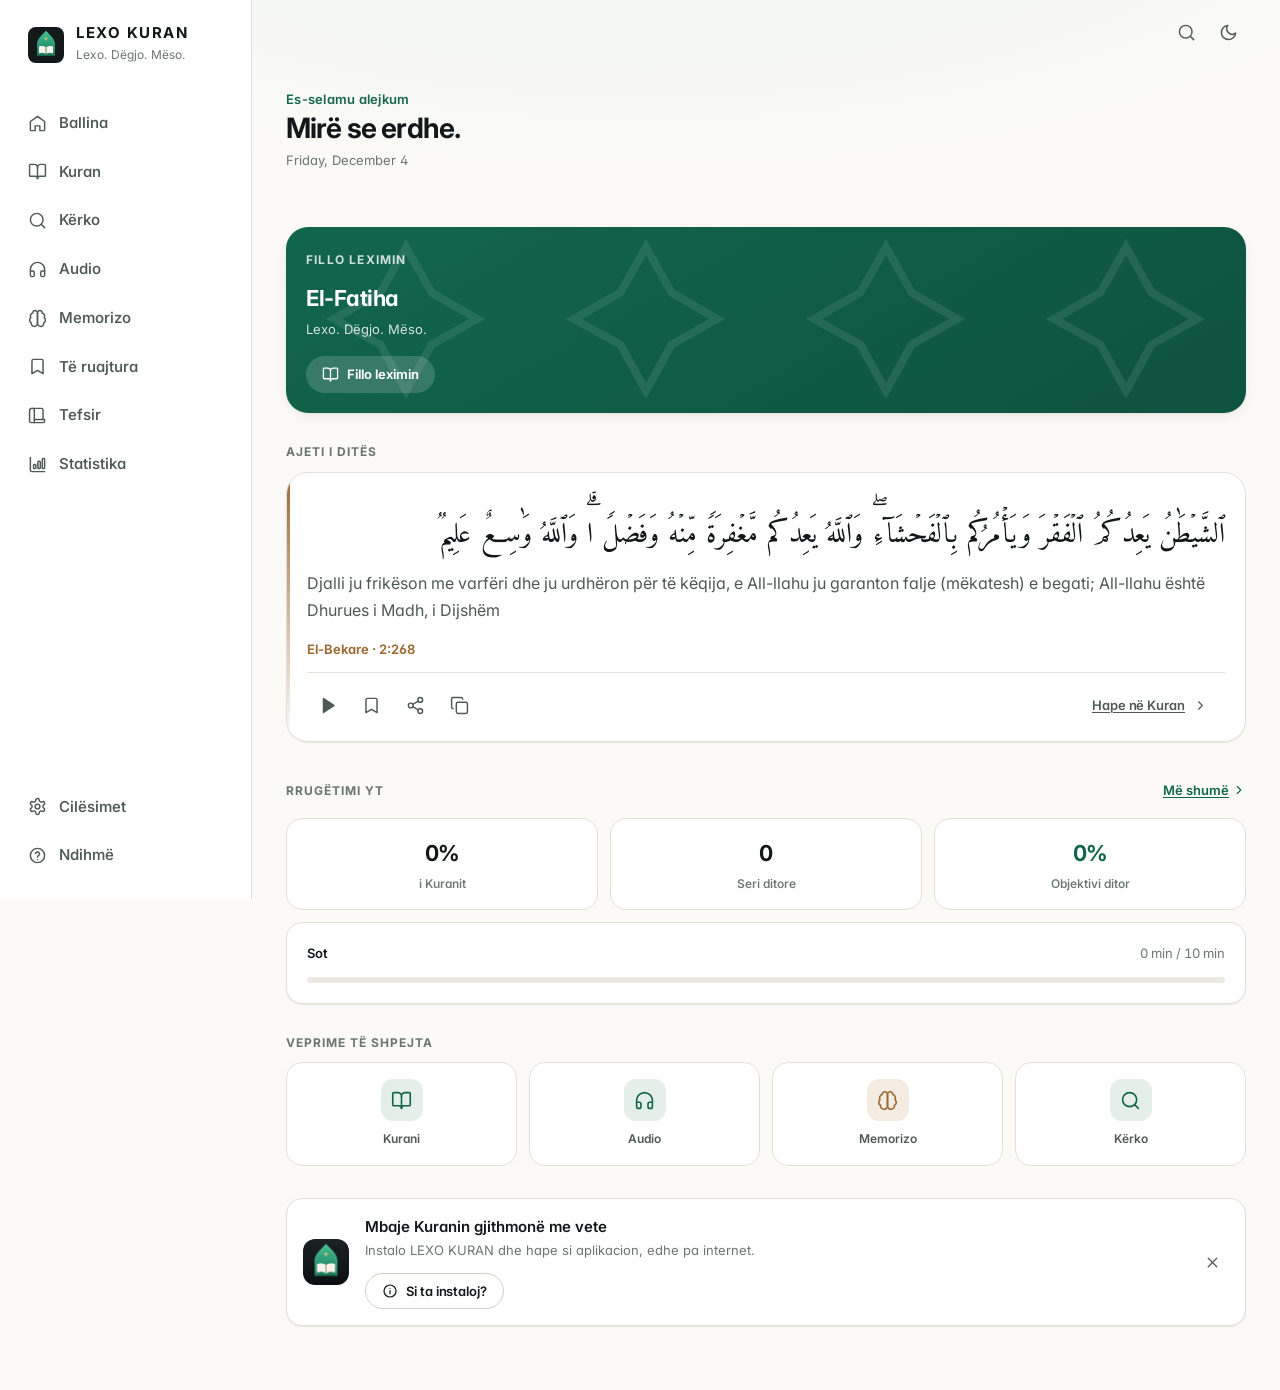
<file: index.html>
<!DOCTYPE html>
<html lang="sq" data-theme="light">
<head>
<meta charset="utf-8">
<meta name="viewport" content="width=device-width, initial-scale=1, viewport-fit=cover">
<title>LEXO KURAN — Kurani me përkthim shqip, audio dhe memorizim</title>
<meta name="description" content="Kurani i plotë në arabisht me përkthim shqip nga Sherif Ahmeti, recitime profesionale, memorizim (hifz), tefsir dhe lexim offline. Lexo. Dëgjo. Mëso.">
<meta id="themeColor" name="theme-color" content="#fbfaf7">
<meta name="color-scheme" content="light dark">
<meta name="author" content="LEXO KURAN">
<meta name="robots" content="index, follow, max-image-preview:large">
<link rel="canonical" href="https://lexokuran.com/">

<!-- iOS / Android web app -->
<meta name="apple-mobile-web-app-capable" content="yes">
<meta name="mobile-web-app-capable" content="yes">
<meta name="apple-mobile-web-app-status-bar-style" content="default">
<meta name="apple-mobile-web-app-title" content="Lexo Kuran">
<meta name="application-name" content="Lexo Kuran">
<meta name="format-detection" content="telephone=no">

<!-- Social -->
<meta property="og:type" content="website">
<meta property="og:site_name" content="LEXO KURAN">
<meta property="og:title" content="LEXO KURAN — Lexo. Dëgjo. Mëso.">
<meta property="og:description" content="Kurani i plotë me përkthim shqip, recitime, memorizim dhe lexim offline.">
<meta property="og:image" content="icons/og-image.png">
<meta property="og:image:width" content="1200">
<meta property="og:image:height" content="630">
<meta property="og:locale" content="sq_AL">
<meta property="og:locale:alternate" content="en_GB">
<meta name="twitter:card" content="summary_large_image">
<meta name="twitter:title" content="LEXO KURAN — Lexo. Dëgjo. Mëso.">
<meta name="twitter:description" content="Kurani i plotë me përkthim shqip, recitime, memorizim dhe lexim offline.">
<meta name="twitter:image" content="icons/og-image.png">

<link rel="manifest" href="manifest.webmanifest">
<link rel="icon" href="favicon.ico" sizes="32x32">
<link rel="icon" type="image/png" sizes="16x16" href="icons/favicon-16.png">
<link rel="icon" type="image/png" sizes="32x32" href="icons/favicon-32.png">
<link rel="apple-touch-icon" href="icons/apple-touch-icon.png">

<!-- Fonts: the UI face and the default Quranic face. Other Arabic faces load only when chosen. -->
<link rel="preconnect" href="https://fonts.googleapis.com">
<link rel="preconnect" href="https://fonts.gstatic.com" crossorigin>
<link rel="stylesheet" href="https://fonts.googleapis.com/css2?family=Inter:wght@400;500;600;700&family=Amiri+Quran&display=swap">

<link rel="stylesheet" href="css/tokens.css">
<link rel="stylesheet" href="css/base.css">
<link rel="stylesheet" href="css/components.css">
<link rel="stylesheet" href="css/layout.css">
<link rel="stylesheet" href="css/views.css">

<link rel="preload" as="fetch" href="data/meta.json" crossorigin>

<script type="application/ld+json">
{
  "@context": "https://schema.org",
  "@type": "WebApplication",
  "name": "LEXO KURAN",
  "alternateName": "Lexo Kuran",
  "url": "https://lexokuran.com/",
  "description": "Kurani i plotë në arabisht me përkthim shqip, recitime profesionale, memorizim dhe lexim offline.",
  "applicationCategory": "EducationalApplication",
  "operatingSystem": "Any",
  "inLanguage": ["sq", "en", "ar"],
  "isAccessibleForFree": true,
  "offers": { "@type": "Offer", "price": "0", "priceCurrency": "EUR" },
  "featureList": [
    "Teksti i plotë arab (Uthmani, Hafs)",
    "Përkthim shqip — Sherif Ahmeti",
    "Përkthim anglisht — Saheeh International",
    "Recitime nga nëntë recitues",
    "Memorizim me përsëritje të planifikuar",
    "Kërkim i plotë në tekst",
    "Lexim offline"
  ]
}
</script>

<!-- Apply the stored theme before first paint so there is no flash. -->
<script>
(function () {
  try {
    var s = JSON.parse(localStorage.getItem('kurani.settings') || '{}');
    var theme = s.theme || 'light';
    if (theme === 'auto') theme = matchMedia('(prefers-color-scheme: dark)').matches ? 'dark' : 'light';
    document.documentElement.setAttribute('data-theme', theme);
    var colors = { light: '#fbfaf7', dark: '#0e1113', sepia: '#f3ead9', night: '#08090a' };
    var m = document.getElementById('themeColor');
    if (m) m.setAttribute('content', colors[theme] || colors.light);
    if (s.uiLang) {
      document.documentElement.lang = s.uiLang;
      if (s.uiLang === 'ar') document.documentElement.dir = 'rtl';
    }
    if (s.reduceMotion) document.documentElement.dataset.motion = 'reduced';
    if (s.fontSize) document.documentElement.style.setProperty('--ar-size', s.fontSize + 'px');
  } catch (e) {}
})();
</script>

<style>
  /* Boot screen — inline so it paints instantly, removed once the app mounts. */
  #boot {
    position: fixed; inset: 0; z-index: 200;
    display: flex; flex-direction: column; align-items: center; justify-content: center; gap: 22px;
    background: var(--bg);
    transition: opacity .34s ease, visibility .34s;
  }
  #boot.is-out { opacity: 0; visibility: hidden; }
  #boot .mark { animation: bootIn .5s cubic-bezier(.22,1,.36,1) both; }
  #boot .name {
    font-size: 15px; font-weight: 700; letter-spacing: .22em; text-transform: uppercase;
    color: var(--ink); animation: bootIn .5s cubic-bezier(.22,1,.36,1) .1s both;
  }
  #boot .tag { font-size: 13px; color: var(--ink-3); animation: bootIn .5s cubic-bezier(.22,1,.36,1) .18s both; }
  #boot .rule { width: 120px; height: 2px; border-radius: 2px; background: var(--surface-3); overflow: hidden; }
  #boot .rule i { display: block; height: 100%; width: 40%; border-radius: 2px; background: var(--brand);
    animation: bootBar 1.1s ease-in-out infinite; }
  @keyframes bootIn { from { opacity: 0; transform: translateY(8px); } }
  @keyframes bootBar { 0% { transform: translateX(-110%); } 100% { transform: translateX(310%); } }
  @media (prefers-reduced-motion: reduce) { #boot * { animation: none !important; } }
  #noscript { max-width: 30rem; margin: 15vh auto; padding: 0 24px; text-align: center; }

  /* Shown only when the page is opened straight from disk (file://), where the
     browser blocks ES modules and fetch. Without this the app would look broken. */
  #filewarn { position: fixed; inset: 0; z-index: 300; display: none; overflow-y: auto;
    background: var(--bg); padding: 32px 20px; }
  html.is-file #filewarn { display: block; }
  html.is-file #boot { display: none; }
  #filewarn .box { max-width: 34rem; margin: 6vh auto; }
  #filewarn h1 { font-size: 1.35rem; line-height: 1.3; margin: 20px 0 10px; color: var(--ink); }
  #filewarn p { color: var(--ink-2); line-height: 1.65; margin-bottom: 14px; }
  #filewarn h2 { font-size: .8rem; letter-spacing: .12em; text-transform: uppercase;
    color: var(--ink-3); margin: 26px 0 10px; }
  #filewarn pre { background: var(--surface-2); border: 1px solid var(--line);
    border-radius: 12px; padding: 14px 16px; overflow-x: auto; margin-bottom: 10px;
    font-family: ui-monospace, SFMono-Regular, Menlo, monospace; font-size: .85rem; color: var(--ink); }
  #filewarn ol { color: var(--ink-2); line-height: 1.7; padding-inline-start: 22px; list-style: decimal; }
  #filewarn ol::marker, #filewarn li::marker { color: var(--ink-3); }
  #filewarn li { margin-bottom: 6px; }
  #filewarn code { background: var(--surface-2); border-radius: 5px; padding: 1px 6px;
    font-family: ui-monospace, SFMono-Regular, Menlo, monospace; font-size: .87em; }
</style>
</head>
<body>
<a class="skip-link" href="#view">Kalo te përmbajtja</a>

<div class="readbar" id="readProgress" aria-hidden="true"></div>

<div id="app"></div>

<div id="boot" role="status" aria-label="LEXO KURAN">
  <svg class="mark" width="64" height="64" viewBox="0 0 100 100" aria-hidden="true">
    <defs><linearGradient id="bootArch" x1="0" y1="0" x2="0" y2="1">
      <stop offset="0" stop-color="#44C093"/><stop offset="1" stop-color="#18795A"/></linearGradient></defs>
    <rect width="100" height="100" rx="22" fill="#131819"/>
    <path d="M25 80V47.5C25 32.8 39.2 22.4 50 10.5c10.8 11.9 25 22.3 25 37v32.5z" fill="url(#bootArch)"/>
    <path d="M50 26.5c1 4.6 1.7 5.3 6.3 6.3-4.6 1-5.3 1.7-6.3 6.3-1-4.6-1.7-5.3-6.3-6.3 4.6-1 5.3-1.7 6.3-6.3z" fill="#E0B87E"/>
    <path d="M48.7 56.6v17.9c-4.7-3.7-10.6-4.2-16.3-1.7a1.4 1.4 0 0 1-2-1.3V55.6c0-.6.3-1.1.9-1.3 5.9-2.3 12.2-1.6 16.9 1.4.3.2.5.5.5.9z" fill="#F7F4ED"/>
    <path d="M51.3 56.6v17.9c4.7-3.7 10.6-4.2 16.3-1.7a1.4 1.4 0 0 0 2-1.3V55.6c0-.6-.3-1.1-.9-1.3-5.9-2.3-12.2-1.6-16.9 1.4-.3.2-.5.5-.5.9z" fill="#F7F4ED"/>
    <rect x="49.1" y="54.2" width="1.8" height="21.4" rx=".9" fill="#E0B87E"/>
  </svg>
  <div style="text-align:center">
    <p class="name">Lexo Kuran</p>
    <p class="tag">Lexo. Dëgjo. Mëso.</p>
  </div>
  <div class="rule" aria-hidden="true"><i></i></div>
</div>

<noscript>
  <div id="noscript">
    <h1>LEXO KURAN</h1>
    <p style="margin-top:12px;color:#4e5956">
      Ky aplikacion ka nevojë për JavaScript. Aktivizoje në shfletues për të lexuar, dëgjuar dhe memorizuar Kuranin.
    </p>
  </div>
</noscript>

<div id="filewarn">
  <div class="box">
    <svg width="52" height="52" viewBox="0 0 100 100" aria-hidden="true">
      <defs><linearGradient id="fwArch" x1="0" y1="0" x2="0" y2="1">
        <stop offset="0" stop-color="#44C093"/><stop offset="1" stop-color="#18795A"/></linearGradient></defs>
      <rect width="100" height="100" rx="22" fill="#131819"/>
      <path d="M25 80V47.5C25 32.8 39.2 22.4 50 10.5c10.8 11.9 25 22.3 25 37v32.5z" fill="url(#fwArch)"/>
      <path d="M48.7 56.6v17.9c-4.7-3.7-10.6-4.2-16.3-1.7a1.4 1.4 0 0 1-2-1.3V55.6c0-.6.3-1.1.9-1.3 5.9-2.3 12.2-1.6 16.9 1.4.3.2.5.5.5.9z" fill="#F7F4ED"/>
      <path d="M51.3 56.6v17.9c4.7-3.7 10.6-4.2 16.3-1.7a1.4 1.4 0 0 0 2-1.3V55.6c0-.6-.3-1.1-.9-1.3-5.9-2.3-12.2-1.6-16.9 1.4-.3.2-.5.5-.5.9z" fill="#F7F4ED"/>
    </svg>
    <h1>Hape përmes një serveri, jo direkt nga dosja</h1>
    <p>
      Shfletuesit e bllokojnë këtë lloj aplikacioni kur hapet me dyklik nga dosja
      (<code>file://</code>) — kjo është mbrojtje e vetë shfletuesit, jo gabim i aplikacionit.
      Nis një server lokal dhe gjithçka funksionon.
    </p>

    <h2>Mënyra më e shpejtë</h2>
    <p>Hap terminalin te dosja e projektit dhe shkruaj njërën nga këto:</p>
    <pre>npx serve .</pre>
    <pre>python3 -m http.server 8000</pre>
    <p>Pastaj hap <code>http://localhost:3000</code> ose <code>http://localhost:8000</code>.</p>

    <h2>Ose publikoje falas</h2>
    <ol>
      <li>Ngarko dosjen në një repo të ri në GitHub.</li>
      <li>Settings → Pages → Source: <code>GitHub Actions</code>.</li>
      <li>Pas një minute faqja është online me HTTPS dhe instalohet si aplikacion.</li>
    </ol>
    <p style="margin-top:20px;font-size:.9rem;color:var(--ink-3)">
      Detajet e plota janë në <code>README.md</code>.
    </p>
  </div>
</div>

<script>
  // ES modules and fetch() are blocked on file://, so bail out with an explanation
  // instead of leaving the user on a blank boot screen.
  if (location.protocol === 'file:') document.documentElement.classList.add('is-file');
</script>

<script type="module" src="js/main.js"></script>
</body>
</html>
</file>
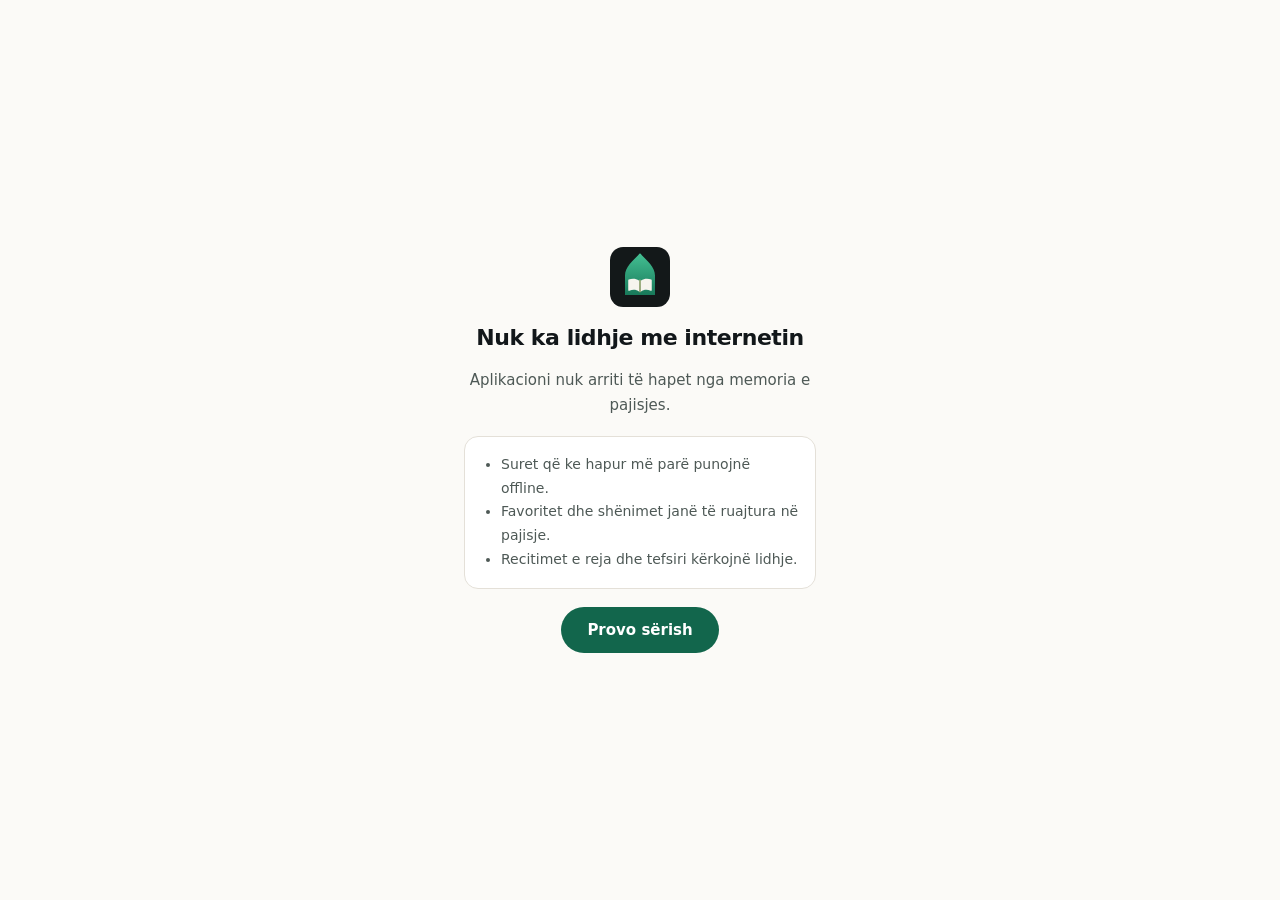
<file: offline.html>
<!DOCTYPE html>
<html lang="sq">
<head>
<meta charset="utf-8">
<meta name="viewport" content="width=device-width, initial-scale=1, viewport-fit=cover">
<title>LEXO KURAN — Offline</title>
<meta name="theme-color" content="#fbfaf7">
<meta name="robots" content="noindex">
<link rel="icon" href="favicon.ico" sizes="32x32">
<style>
  :root { color-scheme: light dark; --bg:#fbfaf7; --surface:#fff; --ink:#12171a; --ink-2:#4e5956;
          --line:#e4e0d8; --brand:#12664c; --brand-on:#fff; }
  @media (prefers-color-scheme: dark) {
    :root { --bg:#0e1113; --surface:#171b1d; --ink:#e9edea; --ink-2:#a3ada9; --line:#252b2d;
            --brand:#4cc194; --brand-on:#04120d; }
  }
  * { box-sizing: border-box; margin: 0; }
  body {
    min-height: 100dvh; display: grid; place-items: center; padding: 24px;
    background: var(--bg); color: var(--ink); text-align: center;
    font-family: 'Inter', ui-sans-serif, system-ui, -apple-system, 'Segoe UI', Roboto, sans-serif;
    -webkit-font-smoothing: antialiased;
  }
  .card { max-width: 22rem; display: grid; gap: 18px; justify-items: center; }
  h1 { font-size: 1.375rem; font-weight: 650; letter-spacing: -.02em; }
  p { color: var(--ink-2); line-height: 1.65; font-size: .9375rem; }
  ul { text-align: start; color: var(--ink-2); font-size: .875rem; line-height: 1.7;
       padding-inline-start: 20px; margin: 0; }
  a {
    display: inline-flex; align-items: center; gap: 8px; min-height: 46px; padding: 0 26px;
    border-radius: 999px; background: var(--brand); color: var(--brand-on);
    font-weight: 600; text-decoration: none; font-size: .9375rem;
  }
  .box { width: 100%; padding: 16px; border: 1px solid var(--line); border-radius: 14px; background: var(--surface); }
</style>
</head>
<body>
  <div class="card">
    <svg width="60" height="60" viewBox="0 0 100 100" aria-hidden="true">
      <defs><linearGradient id="a" x1="0" y1="0" x2="0" y2="1">
        <stop offset="0" stop-color="#44C093"/><stop offset="1" stop-color="#18795A"/></linearGradient></defs>
      <rect width="100" height="100" rx="22" fill="#131819"/>
      <path d="M25 80V47.5C25 32.8 39.2 22.4 50 10.5c10.8 11.9 25 22.3 25 37v32.5z" fill="url(#a)"/>
      <path d="M48.7 56.6v17.9c-4.7-3.7-10.6-4.2-16.3-1.7a1.4 1.4 0 0 1-2-1.3V55.6c0-.6.3-1.1.9-1.3 5.9-2.3 12.2-1.6 16.9 1.4.3.2.5.5.5.9z" fill="#F7F4ED"/>
      <path d="M51.3 56.6v17.9c4.7-3.7 10.6-4.2 16.3-1.7a1.4 1.4 0 0 0 2-1.3V55.6c0-.6-.3-1.1-.9-1.3-5.9-2.3-12.2-1.6-16.9 1.4-.3.2-.5.5-.5.9z" fill="#F7F4ED"/>
      <rect x="49.1" y="54.2" width="1.8" height="21.4" rx=".9" fill="#E0B87E"/>
    </svg>

    <h1>Nuk ka lidhje me internetin</h1>
    <p>Aplikacioni nuk arriti të hapet nga memoria e pajisjes.</p>

    <div class="box">
      <ul>
        <li>Suret që ke hapur më parë punojnë offline.</li>
        <li>Favoritet dhe shënimet janë të ruajtura në pajisje.</li>
        <li>Recitimet e reja dhe tefsiri kërkojnë lidhje.</li>
      </ul>
    </div>

    <a href="./">Provo sërish</a>
  </div>
</body>
</html>
</file>
<file: css/tokens.css>
/* ==========================================================================
   LEXO KURAN · Design tokens
   Four themes, each designed on its own terms — not colour inversions.
   ========================================================================== */

:root {
  /* ---- Type ------------------------------------------------------------ */
  --font-ui: 'Inter', ui-sans-serif, system-ui, -apple-system, 'Segoe UI', Roboto, sans-serif;
  --font-ar: 'Amiri Quran', 'Scheherazade New', 'Noto Naskh Arabic', 'Traditional Arabic', serif;
  --font-num: 'Inter', ui-sans-serif, system-ui, sans-serif;

  --t-xs: 0.75rem;     /* 12 */
  --t-sm: 0.8125rem;   /* 13 */
  --t-base: 0.9375rem; /* 15 */
  --t-md: 1rem;        /* 16 */
  --t-lg: 1.125rem;    /* 18 */
  --t-xl: 1.375rem;    /* 22 */
  --t-2xl: 1.75rem;    /* 28 */
  --t-3xl: 2.25rem;    /* 36 */

  --lh-tight: 1.2;
  --lh-snug: 1.4;
  --lh-body: 1.65;
  --lh-loose: 1.85;

  /* ---- Space (4px base) ------------------------------------------------- */
  --s1: 4px;   --s2: 8px;   --s3: 12px;  --s4: 16px;  --s5: 20px;
  --s6: 24px;  --s7: 32px;  --s8: 40px;  --s9: 48px;  --s10: 64px;

  /* ---- Radius ----------------------------------------------------------- */
  --r-sm: 8px; --r-md: 12px; --r-lg: 16px; --r-xl: 22px; --r-2xl: 28px; --r-full: 999px;

  /* ---- Motion ----------------------------------------------------------- */
  --e-out: cubic-bezier(.22, 1, .36, 1);
  --e-in-out: cubic-bezier(.65, 0, .35, 1);
  --d-fast: 140ms;
  --d-base: 220ms;
  --d-slow: 380ms;

  /* ---- Layout ----------------------------------------------------------- */
  --appbar-h: 56px;
  --bottomnav-h: 62px;
  --sidebar-w: 252px;
  --measure: 42rem;
  --safe-t: env(safe-area-inset-top, 0px);
  --safe-b: env(safe-area-inset-bottom, 0px);

  /* ---- Reader (user adjustable) ----------------------------------------- */
  --ar-size: 30px;
  --ar-lh: 2.1;
  --ayah-gap: 26px;

  color-scheme: light;
}

/* ==========================  LIGHT  ====================================== */
:root,
[data-theme='light'] {
  --bg: #fbfaf7;
  --bg-grad: radial-gradient(120% 70% at 50% -20%, #eef4f1 0%, #fbfaf7 60%);
  --surface: #ffffff;
  --surface-2: #f4f2ed;
  --surface-3: #ebe8e1;
  --ink: #12171a;
  --ink-2: #4e5956;
  --ink-3: #6b7671;
  --line: #e4e0d8;
  --line-2: #d3cec3;
  --brand: #12664c;
  --brand-strong: #0e5240;
  --brand-soft: #e4efea;
  --brand-on: #ffffff;
  --accent: #9c6b33;
  --accent-soft: #f4ece1;
  --danger: #a33a32;
  --danger-soft: #f7eae8;
  --shadow-sm: 0 1px 2px rgba(20, 30, 26, .06), 0 1px 1px rgba(20, 30, 26, .04);
  --shadow-md: 0 4px 16px -6px rgba(20, 30, 26, .16), 0 1px 3px rgba(20, 30, 26, .05);
  --shadow-lg: 0 24px 48px -20px rgba(20, 30, 26, .28), 0 2px 8px rgba(20, 30, 26, .06);
  --scrim: rgba(18, 23, 26, .44);
  --glass: rgba(255, 255, 255, .82);
  color-scheme: light;
}

/* ==========================  DARK  ======================================= */
[data-theme='dark'] {
  --bg: #0e1113;
  --bg-grad: radial-gradient(120% 70% at 50% -20%, #16201c 0%, #0e1113 62%);
  --surface: #171b1d;
  --surface-2: #1e2325;
  --surface-3: #262c2e;
  --ink: #e9edea;
  --ink-2: #a3ada9;
  --ink-3: #7c8783;
  --line: #252b2d;
  --line-2: #323a3c;
  --brand: #4cc194;
  --brand-strong: #6fd3ac;
  --brand-soft: #132a23;
  --brand-on: #04120d;
  --accent: #d2a469;
  --accent-soft: #26200f;
  --danger: #e2685c;
  --danger-soft: #2a1917;
  --shadow-sm: 0 1px 2px rgba(0, 0, 0, .5);
  --shadow-md: 0 6px 20px -8px rgba(0, 0, 0, .7);
  --shadow-lg: 0 28px 56px -22px rgba(0, 0, 0, .85), 0 2px 8px rgba(0, 0, 0, .4);
  --scrim: rgba(4, 7, 8, .62);
  --glass: rgba(23, 27, 29, .84);
  color-scheme: dark;
}

/* ==========================  SEPIA  ====================================== */
[data-theme='sepia'] {
  --bg: #f3ead9;
  --bg-grad: radial-gradient(120% 70% at 50% -20%, #f8f0e0 0%, #f3ead9 62%);
  --surface: #fbf4e7;
  --surface-2: #efe4d0;
  --surface-3: #e6d9c0;
  --ink: #2e2619;
  --ink-2: #5d5135;
  --ink-3: #786a49;
  --line: #e0d3ba;
  --line-2: #cebd9e;
  --brand: #1f6047;
  --brand-strong: #174e39;
  --brand-soft: #e1ebe2;
  --brand-on: #fbf4e7;
  --accent: #8a5b24;
  --accent-soft: #efe1cb;
  --danger: #9a3b2c;
  --danger-soft: #f2e2d9;
  --shadow-sm: 0 1px 2px rgba(72, 55, 28, .08);
  --shadow-md: 0 4px 16px -6px rgba(72, 55, 28, .2);
  --shadow-lg: 0 24px 48px -20px rgba(72, 55, 28, .32);
  --scrim: rgba(46, 38, 25, .44);
  --glass: rgba(251, 244, 231, .86);
  color-scheme: light;
}

/* ==========================  NIGHT  ====================================== */
/* Deeper than dark, low blue emission, dimmed ink — for reading in the dark. */
[data-theme='night'] {
  --bg: #08090a;
  --bg-grad: none;
  --surface: #0e1112;
  --surface-2: #141819;
  --surface-3: #1a1f20;
  --ink: #cbd3cf;
  --ink-2: #8a948f;
  --ink-3: #6b7570;
  --line: #1b2021;
  --line-2: #262c2d;
  --brand: #3fa47d;
  --brand-strong: #58bb93;
  --brand-soft: #0e1f19;
  --brand-on: #04100b;
  --accent: #b08a55;
  --accent-soft: #1c1810;
  --danger: #c4594e;
  --danger-soft: #201413;
  --shadow-sm: 0 1px 2px rgba(0, 0, 0, .6);
  --shadow-md: 0 6px 20px -8px rgba(0, 0, 0, .8);
  --shadow-lg: 0 28px 56px -22px rgba(0, 0, 0, .9);
  --scrim: rgba(0, 0, 0, .7);
  --glass: rgba(14, 17, 18, .88);
  color-scheme: dark;
}
</file>
<file: css/base.css>
/* ==========================================================================
   LEXO KURAN · Reset, typography, accessibility primitives
   ========================================================================== */

*, *::before, *::after { box-sizing: border-box; }

* { margin: 0; }

/* Components set their own `display`, which outranks the user-agent rule for
   [hidden]. Without this, anything toggled with `el.hidden = true` — the back
   button, the player bar, empty sections — stays on screen. */
[hidden] { display: none !important; }

html {
  -webkit-text-size-adjust: 100%;
  text-size-adjust: 100%;
  scroll-behavior: smooth;
  overscroll-behavior-y: none;
}

body {
  min-height: 100dvh;
  background: var(--bg);
  background-image: var(--bg-grad);
  background-attachment: fixed;
  color: var(--ink);
  font-family: var(--font-ui);
  font-size: var(--t-base);
  line-height: var(--lh-body);
  font-feature-settings: 'cv02', 'cv03', 'cv04', 'cv11';
  -webkit-font-smoothing: antialiased;
  -moz-osx-font-smoothing: grayscale;
  text-rendering: optimizeLegibility;
  -webkit-tap-highlight-color: transparent;
}

img, svg, video, canvas { display: block; max-width: 100%; }
svg { flex: none; }

input, button, textarea, select {
  font: inherit;
  color: inherit;
  letter-spacing: inherit;
}

button { background: none; border: 0; cursor: pointer; padding: 0; }

a { color: var(--brand); text-decoration-thickness: 1px; text-underline-offset: 2px; }

ul, ol { padding: 0; list-style: none; }

hr { border: 0; border-top: 1px solid var(--line); }

:target { scroll-margin-top: calc(var(--appbar-h) + var(--safe-t) + 16px); }

/* ---- Headings ----------------------------------------------------------- */
h1, h2, h3, h4 {
  font-weight: 650;
  line-height: var(--lh-tight);
  letter-spacing: -0.021em;
  color: var(--ink);
  text-wrap: balance;
}
h1 { font-size: var(--t-2xl); }
h2 { font-size: var(--t-xl); }
h3 { font-size: var(--t-lg); }
h4 { font-size: var(--t-md); }

p { text-wrap: pretty; }

/* ---- Arabic ------------------------------------------------------------- */
.ar {
  font-family: var(--font-ar);
  direction: rtl;
  text-align: right;
  line-height: var(--ar-lh);
  font-size: var(--ar-size);
  font-weight: 400;
  letter-spacing: 0;
  word-spacing: .04em;
  font-variant-ligatures: common-ligatures contextual;
}

[dir='rtl'] .ar { text-align: right; }

/* ---- Focus -------------------------------------------------------------- */
:focus { outline: none; }
:focus-visible {
  outline: 2.5px solid var(--brand);
  outline-offset: 2px;
  border-radius: var(--r-sm);
}

.skip-link {
  position: fixed;
  inset-inline-start: var(--s4);
  top: -100px;
  z-index: 200;
  padding: var(--s3) var(--s5);
  border-radius: var(--r-full);
  background: var(--brand);
  color: var(--brand-on);
  font-weight: 600;
  text-decoration: none;
  transition: top var(--d-base) var(--e-out);
}
.skip-link:focus-visible { top: calc(var(--safe-t) + var(--s3)); }

/* ---- Screen-reader ------------------------------------------------------ */
.sr-only {
  position: absolute;
  width: 1px; height: 1px;
  padding: 0; margin: -1px;
  overflow: hidden;
  clip: rect(0 0 0 0);
  clip-path: inset(50%);
  white-space: nowrap;
  border: 0;
}

/* ---- Selection ---------------------------------------------------------- */
::selection { background: var(--brand-soft); color: var(--ink); }

/* ---- Scrollbars --------------------------------------------------------- */
@supports (scrollbar-width: thin) {
  * { scrollbar-width: thin; scrollbar-color: var(--line-2) transparent; }
}
::-webkit-scrollbar { width: 10px; height: 10px; }
::-webkit-scrollbar-track { background: transparent; }
::-webkit-scrollbar-thumb { background: var(--line-2); border-radius: 99px; border: 3px solid transparent; background-clip: content-box; }

/* ---- Motion preferences ------------------------------------------------- */
@media (prefers-reduced-motion: reduce) {
  html { scroll-behavior: auto; }
  *, *::before, *::after {
    animation-duration: .001ms !important;
    animation-iteration-count: 1 !important;
    transition-duration: .001ms !important;
  }
}
html[data-motion='reduced'] { scroll-behavior: auto; }
html[data-motion='reduced'] *,
html[data-motion='reduced'] *::before,
html[data-motion='reduced'] *::after {
  animation-duration: .001ms !important;
  animation-iteration-count: 1 !important;
  transition-duration: .001ms !important;
}

/* ---- Utilities ---------------------------------------------------------- */
.stack { display: flex; flex-direction: column; }
.stack-1 { gap: var(--s1); } .stack-2 { gap: var(--s2); } .stack-3 { gap: var(--s3); }
.stack-4 { gap: var(--s4); } .stack-5 { gap: var(--s5); } .stack-6 { gap: var(--s6); }
.stack-7 { gap: var(--s7); } .stack-8 { gap: var(--s8); }
.row { display: flex; align-items: center; gap: var(--s3); }
.row-between { display: flex; align-items: center; justify-content: space-between; gap: var(--s3); }
.wrap { flex-wrap: wrap; }
.flex-1 { flex: 1; min-width: 0; }
.truncate { overflow: hidden; text-overflow: ellipsis; white-space: nowrap; }
.clamp-2 { display: -webkit-box; -webkit-line-clamp: 2; line-clamp: 2; -webkit-box-orient: vertical; overflow: hidden; }
.clamp-3 { display: -webkit-box; -webkit-line-clamp: 3; line-clamp: 3; -webkit-box-orient: vertical; overflow: hidden; }
.muted { color: var(--ink-2); }
.dim { color: var(--ink-3); }
.center { text-align: center; }
.t-xs { font-size: var(--t-xs); } .t-sm { font-size: var(--t-sm); }
.t-lg { font-size: var(--t-lg); } .t-xl { font-size: var(--t-xl); }
.fw-500 { font-weight: 500; } .fw-600 { font-weight: 600; } .fw-700 { font-weight: 700; }
.nums { font-variant-numeric: tabular-nums; }
.hidden { display: none !important; }
</file>
<file: css/components.css>
/* ==========================================================================
   LEXO KURAN · Components
   ========================================================================== */

/* ---- Buttons ------------------------------------------------------------ */
.btn {
  display: inline-flex;
  align-items: center;
  justify-content: center;
  gap: var(--s2);
  min-height: 44px;
  padding: 0 var(--s5);
  border-radius: var(--r-full);
  border: 1px solid transparent;
  font-size: var(--t-base);
  font-weight: 600;
  letter-spacing: -0.005em;
  white-space: nowrap;
  cursor: pointer;
  transition: background var(--d-fast) var(--e-out),
              border-color var(--d-fast) var(--e-out),
              color var(--d-fast) var(--e-out),
              transform var(--d-fast) var(--e-out);
}
.btn:active { transform: scale(.975); }
.btn[disabled], .btn[aria-disabled='true'] { opacity: .45; pointer-events: none; }

.btn--primary { background: var(--brand); color: var(--brand-on); }
.btn--primary:hover { background: var(--brand-strong); }

.btn--ghost { background: var(--surface-2); color: var(--ink); }
.btn--ghost:hover { background: var(--surface-3); }

.btn--outline { border-color: var(--line-2); color: var(--ink); background: transparent; }
.btn--outline:hover { background: var(--surface-2); border-color: var(--ink-3); }

.btn--quiet { color: var(--ink-2); padding-inline: var(--s3); }
.btn--quiet:hover { color: var(--ink); background: var(--surface-2); }

.btn--danger { color: var(--danger); background: var(--danger-soft); }
.btn--danger:hover { background: var(--danger); color: #fff; }

.btn--sm { min-height: 36px; padding: 0 var(--s4); font-size: var(--t-sm); }
.btn--lg { min-height: 52px; padding: 0 var(--s6); font-size: var(--t-md); }
.btn--block { width: 100%; }

/* ---- Icon button -------------------------------------------------------- */
.iconbtn {
  display: inline-grid;
  place-items: center;
  width: 40px;
  height: 40px;
  border-radius: var(--r-full);
  color: var(--ink-2);
  flex: none;
  transition: background var(--d-fast) var(--e-out), color var(--d-fast) var(--e-out), transform var(--d-fast) var(--e-out);
}
.iconbtn:hover { background: var(--surface-2); color: var(--ink); }
.iconbtn:active { transform: scale(.92); }
.iconbtn--sm { width: 34px; height: 34px; }
.iconbtn--lg { width: 52px; height: 52px; }
.iconbtn.is-active { color: var(--brand); background: var(--brand-soft); }

/* ---- Chip / pill -------------------------------------------------------- */
.chip {
  display: inline-flex;
  align-items: center;
  gap: var(--s2);
  min-height: 34px;
  padding: 0 var(--s4);
  border-radius: var(--r-full);
  background: var(--surface-2);
  color: var(--ink-2);
  font-size: var(--t-sm);
  font-weight: 550;
  white-space: nowrap;
  transition: background var(--d-fast) var(--e-out), color var(--d-fast) var(--e-out);
}
button.chip:hover { background: var(--surface-3); color: var(--ink); }
.chip.is-active { background: var(--brand); color: var(--brand-on); }
.chip--outline { background: transparent; border: 1px solid var(--line); }
.chip--accent { background: var(--accent-soft); color: var(--accent); }

.tag {
  display: inline-flex;
  align-items: center;
  gap: 5px;
  padding: 2px var(--s2);
  border-radius: var(--r-sm);
  background: var(--surface-2);
  color: var(--ink-3);
  font-size: var(--t-xs);
  font-weight: 600;
  letter-spacing: .01em;
}

/* ---- Card --------------------------------------------------------------- */
.card {
  background: var(--surface);
  border: 1px solid var(--line);
  border-radius: var(--r-lg);
  box-shadow: var(--shadow-sm);
}
.card--pad { padding: var(--s5); }
.card--flush { border-radius: var(--r-xl); }

a.card, button.card {
  display: block;
  width: 100%;
  text-align: start;
  text-decoration: none;
  color: inherit;
  transition: border-color var(--d-fast) var(--e-out), transform var(--d-fast) var(--e-out), box-shadow var(--d-fast) var(--e-out);
}
a.card:hover, button.card:hover { border-color: var(--line-2); box-shadow: var(--shadow-md); }
a.card:active, button.card:active { transform: scale(.99); }

/* ---- Section header ----------------------------------------------------- */
.sec {
  display: flex;
  align-items: baseline;
  justify-content: space-between;
  gap: var(--s3);
  margin-bottom: var(--s3);
}
.sec__title {
  font-size: var(--t-xs);
  font-weight: 700;
  letter-spacing: .085em;
  text-transform: uppercase;
  color: var(--ink-3);
}
.sec__action {
  font-size: var(--t-sm);
  font-weight: 600;
  color: var(--brand);
  display: inline-flex;
  align-items: center;
  gap: 3px;
}

/* ---- Field -------------------------------------------------------------- */
.field {
  display: flex;
  align-items: center;
  gap: var(--s3);
  height: 48px;
  padding: 0 var(--s4);
  border-radius: var(--r-full);
  background: var(--surface);
  border: 1px solid var(--line);
  transition: border-color var(--d-fast) var(--e-out), box-shadow var(--d-fast) var(--e-out);
}
.field:focus-within { border-color: var(--brand); box-shadow: 0 0 0 3px var(--brand-soft); }
.field input {
  flex: 1;
  min-width: 0;
  border: 0;
  background: none;
  outline: none;
  font-size: var(--t-md);
}
.field input::placeholder { color: var(--ink-3); }
.field svg { color: var(--ink-3); }

textarea.input {
  width: 100%;
  min-height: 110px;
  padding: var(--s4);
  border-radius: var(--r-md);
  background: var(--surface);
  border: 1px solid var(--line);
  outline: none;
  resize: vertical;
  font-size: var(--t-base);
  line-height: var(--lh-body);
}
textarea.input:focus { border-color: var(--brand); box-shadow: 0 0 0 3px var(--brand-soft); }

/* ---- Switch ------------------------------------------------------------- */
.switch {
  position: relative;
  width: 46px;
  height: 28px;
  flex: none;
  border-radius: var(--r-full);
  background: var(--surface-3);
  transition: background var(--d-base) var(--e-out);
}
.switch::after {
  content: '';
  position: absolute;
  top: 3px;
  inset-inline-start: 3px;
  width: 22px; height: 22px;
  border-radius: 50%;
  background: var(--surface);
  box-shadow: var(--shadow-sm);
  transition: transform var(--d-base) var(--e-out);
}
.switch[aria-checked='true'] { background: var(--brand); }
.switch[aria-checked='true']::after { transform: translateX(18px); }
[dir='rtl'] .switch[aria-checked='true']::after { transform: translateX(-18px); }

/* ---- Rows / list -------------------------------------------------------- */
.list {
  background: var(--surface);
  border: 1px solid var(--line);
  border-radius: var(--r-lg);
  overflow: hidden;
}
.list > * + * { border-top: 1px solid var(--line); }

.rowitem {
  display: flex;
  align-items: center;
  gap: var(--s4);
  width: 100%;
  min-height: 58px;
  padding: var(--s3) var(--s4);
  text-align: start;
  color: inherit;
  text-decoration: none;
  background: none;
  transition: background var(--d-fast) var(--e-out);
}
button.rowitem:hover, a.rowitem:hover { background: var(--surface-2); }
.rowitem__label { flex: 1; min-width: 0; }
.rowitem__value { color: var(--ink-3); font-size: var(--t-sm); white-space: nowrap; }

/* ---- Progress ----------------------------------------------------------- */
.bar {
  height: 6px;
  border-radius: var(--r-full);
  background: var(--surface-3);
  overflow: hidden;
}
.bar__fill {
  height: 100%;
  border-radius: inherit;
  background: var(--brand);
  transition: width var(--d-slow) var(--e-out);
}
.bar--thin { height: 4px; }

/* ---- Progress ring ------------------------------------------------------ */
.ring { transform: rotate(-90deg); }
.ring circle { fill: none; stroke-linecap: round; }
.ring__track { stroke: var(--surface-3); }
.ring__fill { stroke: var(--brand); transition: stroke-dashoffset var(--d-slow) var(--e-out); }

/* ---- Skeleton ----------------------------------------------------------- */
.skel {
  border-radius: var(--r-sm);
  background: linear-gradient(90deg, var(--surface-2) 25%, var(--surface-3) 37%, var(--surface-2) 63%);
  background-size: 400% 100%;
  animation: shimmer 1.4s ease-in-out infinite;
}
@keyframes shimmer { from { background-position: 100% 0; } to { background-position: 0 0; } }
.skel--line { height: 14px; }
.skel--title { height: 22px; width: 55%; }
.skel--block { height: 84px; }

/* ---- Empty / error state ------------------------------------------------ */
.state {
  display: flex;
  flex-direction: column;
  align-items: center;
  text-align: center;
  gap: var(--s3);
  padding: var(--s9) var(--s5);
  max-width: 22rem;
  margin-inline: auto;
}
.state__icon {
  display: grid;
  place-items: center;
  width: 62px; height: 62px;
  border-radius: var(--r-xl);
  background: var(--surface-2);
  color: var(--ink-3);
  margin-bottom: var(--s1);
}
.state__title { font-size: var(--t-lg); font-weight: 650; }
.state__text { color: var(--ink-2); font-size: var(--t-base); }
.state__action { margin-top: var(--s3); }

/* ---- Toast -------------------------------------------------------------- */
#toasts {
  position: fixed;
  inset-inline: 0;
  bottom: calc(var(--bottomnav-h) + var(--safe-b) + var(--s4));
  z-index: 90;
  display: flex;
  flex-direction: column;
  align-items: center;
  gap: var(--s2);
  padding-inline: var(--s4);
  pointer-events: none;
}
body.has-player #toasts { bottom: calc(var(--bottomnav-h) + var(--safe-b) + 76px); }

.toast {
  display: flex;
  align-items: center;
  gap: var(--s3);
  max-width: 24rem;
  padding: var(--s3) var(--s5);
  border-radius: var(--r-full);
  background: var(--ink);
  color: var(--bg);
  font-size: var(--t-sm);
  font-weight: 550;
  box-shadow: var(--shadow-lg);
  animation: toastIn var(--d-base) var(--e-out) both;
  pointer-events: auto;
}
.toast--out { animation: toastOut var(--d-base) var(--e-out) both; }
@keyframes toastIn { from { opacity: 0; transform: translateY(14px) scale(.96); } }
@keyframes toastOut { to { opacity: 0; transform: translateY(8px) scale(.98); } }

/* ---- Sheet (bottom sheet / dialog) -------------------------------------- */
.sheet-scrim {
  position: fixed;
  inset: 0;
  z-index: 110;
  background: var(--scrim);
  backdrop-filter: blur(3px);
  -webkit-backdrop-filter: blur(3px);
  animation: fade var(--d-base) var(--e-out) both;
  display: flex;
  align-items: flex-end;
  justify-content: center;
}
@keyframes fade { from { opacity: 0; } }

.sheet {
  width: 100%;
  max-width: 34rem;
  max-height: 88dvh;
  display: flex;
  flex-direction: column;
  background: var(--surface);
  border-radius: var(--r-2xl) var(--r-2xl) 0 0;
  box-shadow: var(--shadow-lg);
  padding-bottom: var(--safe-b);
  animation: sheetUp var(--d-slow) var(--e-out) both;
  overflow: hidden;
}
@keyframes sheetUp { from { transform: translateY(100%); } }
.sheet--out { animation: sheetDown var(--d-base) var(--e-in-out) both; }
@keyframes sheetDown { to { transform: translateY(100%); } }

.sheet__grip {
  width: 40px; height: 4px;
  border-radius: 99px;
  background: var(--line-2);
  margin: var(--s3) auto var(--s1);
  flex: none;
}
.sheet__head {
  display: flex;
  align-items: center;
  justify-content: space-between;
  gap: var(--s3);
  padding: var(--s3) var(--s5) var(--s3);
  flex: none;
}
.sheet__title { font-size: var(--t-lg); font-weight: 650; }
.sheet__body { overflow-y: auto; -webkit-overflow-scrolling: touch; padding: 0 var(--s4) var(--s5); }
.sheet__foot { flex: none; padding: var(--s3) var(--s5) var(--s5); border-top: 1px solid var(--line); }

@media (min-width: 720px) {
  .sheet-scrim { align-items: center; padding: var(--s6); }
  .sheet { border-radius: var(--r-xl); max-height: 84dvh; animation: dialogIn var(--d-base) var(--e-out) both; }
  .sheet--out { animation: dialogOut var(--d-fast) var(--e-in-out) both; }
  .sheet__grip { display: none; }
  @keyframes dialogIn { from { opacity: 0; transform: translateY(12px) scale(.98); } }
  @keyframes dialogOut { to { opacity: 0; transform: scale(.985); } }
}

/* ---- Action sheet options ----------------------------------------------- */
.actions { display: grid; grid-template-columns: repeat(4, 1fr); gap: var(--s2); }
.action {
  display: flex;
  flex-direction: column;
  align-items: center;
  gap: var(--s2);
  padding: var(--s3) var(--s1);
  border-radius: var(--r-md);
  color: var(--ink-2);
  font-size: var(--t-xs);
  font-weight: 600;
  text-align: center;
  transition: background var(--d-fast) var(--e-out), color var(--d-fast) var(--e-out);
}
.action:hover { background: var(--surface-2); color: var(--ink); }
.action__icon {
  display: grid;
  place-items: center;
  width: 46px; height: 46px;
  border-radius: var(--r-md);
  background: var(--surface-2);
  color: var(--ink);
  transition: background var(--d-fast) var(--e-out), color var(--d-fast) var(--e-out), transform var(--d-fast) var(--e-out);
}
.action:active .action__icon { transform: scale(.92); }
.action.is-on .action__icon { background: var(--brand); color: var(--brand-on); }
.action.is-on { color: var(--brand); }

/* ---- Segmented control -------------------------------------------------- */
.seg {
  display: inline-flex;
  padding: 3px;
  border-radius: var(--r-full);
  background: var(--surface-2);
  gap: 2px;
}
.seg__btn {
  padding: 7px var(--s4);
  border-radius: var(--r-full);
  font-size: var(--t-sm);
  font-weight: 600;
  color: var(--ink-2);
  transition: background var(--d-fast) var(--e-out), color var(--d-fast) var(--e-out);
}
.seg__btn[aria-selected='true'] { background: var(--surface); color: var(--ink); box-shadow: var(--shadow-sm); }

/* ---- Range -------------------------------------------------------------- */
input[type='range'] {
  -webkit-appearance: none;
  appearance: none;
  width: 100%;
  height: 28px;
  background: none;
  cursor: pointer;
}
input[type='range']::-webkit-slider-runnable-track {
  height: 5px; border-radius: 99px; background: var(--surface-3);
}
input[type='range']::-moz-range-track { height: 5px; border-radius: 99px; background: var(--surface-3); }
input[type='range']::-webkit-slider-thumb {
  -webkit-appearance: none;
  width: 22px; height: 22px; margin-top: -8.5px;
  border-radius: 50%;
  background: var(--brand);
  border: 3px solid var(--surface);
  box-shadow: var(--shadow-sm);
}
input[type='range']::-moz-range-thumb {
  width: 22px; height: 22px;
  border-radius: 50%;
  background: var(--brand);
  border: 3px solid var(--surface);
}

/* ---- Divider with label ------------------------------------------------- */
.rule { display: flex; align-items: center; gap: var(--s3); color: var(--ink-3); font-size: var(--t-xs); font-weight: 600; letter-spacing: .08em; text-transform: uppercase; }
.rule::before, .rule::after { content: ''; flex: 1; height: 1px; background: var(--line); }

/* ---- Entrance ----------------------------------------------------------- */
.fade-up { animation: fadeUp var(--d-slow) var(--e-out) both; }
@keyframes fadeUp { from { opacity: 0; transform: translateY(8px); } }
.fade-in { animation: fade var(--d-base) var(--e-out) both; }

/* ---- Details / accordion ------------------------------------------------ */
details summary { list-style: none; }
details summary::-webkit-details-marker { display: none; }
details summary::marker { content: ''; }
details summary svg:last-child { transition: transform var(--d-base) var(--e-out); }
details[open] summary svg:last-child { transform: rotate(180deg); }
details summary:focus-visible { outline: 2.5px solid var(--brand); outline-offset: -2px; border-radius: var(--r-lg); }

/* ---- Target size (WCAG 2.2 · 2.5.8) ------------------------------------- */
.sec__action {
  min-height: 32px;
  padding-inline: var(--s2);
  margin-inline-end: calc(var(--s2) * -1);
  border-radius: var(--r-sm);
}
.sec__action:hover { background: var(--surface-2); }
.appbar__brand { min-height: 44px; text-decoration: none; color: inherit; }
.player__info { min-height: 44px; display: flex; flex-direction: column; justify-content: center; }
</file>
<file: css/layout.css>
/* ==========================================================================
   LEXO KURAN · App shell & navigation
   Mobile-first. Desktop is a different layout, not a stretched phone.
   ========================================================================== */

.shell { display: flex; min-height: 100dvh; }

/* ---- Top app bar (mobile) ----------------------------------------------- */
.appbar {
  position: sticky;
  top: 0;
  z-index: 60;
  padding-top: var(--safe-t);
  background: var(--glass);
  backdrop-filter: saturate(180%) blur(16px);
  -webkit-backdrop-filter: saturate(180%) blur(16px);
  border-bottom: 1px solid transparent;
  transition: border-color var(--d-base) var(--e-out);
}
.appbar.is-stuck { border-bottom-color: var(--line); }
.appbar__inner {
  display: flex;
  align-items: center;
  gap: var(--s2);
  height: var(--appbar-h);
  padding-inline: var(--s3);
  max-width: 72rem;
  margin-inline: auto;
}
.appbar__brand { display: flex; align-items: center; gap: var(--s2); min-width: 0; }
.appbar__mark { width: 26px; height: 26px; border-radius: 7px; flex: none; }
.appbar__title {
  font-size: var(--t-md);
  font-weight: 650;
  letter-spacing: -0.02em;
  min-width: 0;
}
.appbar__wordmark {
  font-size: 0.9375rem;
  font-weight: 700;
  letter-spacing: .11em;
  text-transform: uppercase;
}
.appbar__tools { display: flex; align-items: center; gap: 2px; margin-inline-start: auto; }

/* ---- Reading progress --------------------------------------------------- */
.readbar {
  position: fixed;
  top: 0;
  inset-inline: 0;
  height: 2.5px;
  z-index: 70;
  background: var(--brand);
  transform-origin: 0 50%;
  transform: scaleX(0);
  transition: transform 90ms linear, opacity var(--d-base) var(--e-out);
  opacity: 0;
}
body.is-reading .readbar { opacity: 1; }

/* ---- Main --------------------------------------------------------------- */
.main {
  flex: 1;
  min-width: 0;
  width: 100%;
  max-width: 72rem;
  margin-inline: auto;
  padding: var(--s5) var(--s4) calc(var(--bottomnav-h) + var(--safe-b) + var(--s8));
}
body.has-player .main { padding-bottom: calc(var(--bottomnav-h) + var(--safe-b) + 76px + var(--s6)); }

.view { animation: viewIn var(--d-base) var(--e-out) both; }
@keyframes viewIn { from { opacity: 0; transform: translateY(6px); } }

/* ---- Bottom navigation (mobile) ----------------------------------------- */
.bottomnav {
  position: fixed;
  inset-inline: 0;
  bottom: 0;
  z-index: 80;
  padding-bottom: var(--safe-b);
  background: var(--glass);
  backdrop-filter: saturate(180%) blur(20px);
  -webkit-backdrop-filter: saturate(180%) blur(20px);
  border-top: 1px solid var(--line);
}
.bottomnav__inner {
  display: grid;
  grid-template-columns: repeat(5, 1fr);
  height: var(--bottomnav-h);
  max-width: 34rem;
  margin-inline: auto;
}
.navbtn {
  display: flex;
  flex-direction: column;
  align-items: center;
  justify-content: center;
  gap: 3px;
  color: var(--ink-3);
  font-size: 10.5px;
  font-weight: 600;
  letter-spacing: .01em;
  position: relative;
  transition: color var(--d-fast) var(--e-out);
  min-height: 48px;
}
/* The active tab needs to read at a glance, not just a tinted icon — a soft
   pill behind the icon plus a quick pop when you land on it is what makes
   "you just switched here" unmistakable rather than merely technically true. */
.navbtn__icon {
  display: flex;
  align-items: center;
  justify-content: center;
  width: 42px;
  height: 28px;
  border-radius: var(--r-full);
  background: transparent;
  transform: scale(1);
  transition: background-color var(--d-base) var(--e-out), transform var(--d-base) var(--e-out);
}
.navbtn__icon svg { transition: transform var(--d-base) var(--e-out); }
.navbtn:active .navbtn__icon svg { transform: scale(.88); }
.navbtn[aria-current='page'] { color: var(--brand); }
.navbtn[aria-current='page'] .navbtn__icon {
  background: var(--brand-soft);
  animation: navPop var(--d-slow) var(--e-out);
}
@keyframes navPop {
  0% { transform: scale(.82); }
  55% { transform: scale(1.08); }
  100% { transform: scale(1); }
}
.navbtn[aria-current='page']::before {
  content: '';
  position: absolute;
  top: 0;
  width: 22px;
  height: 2.5px;
  border-radius: 0 0 3px 3px;
  background: var(--brand);
}

/* ---- Desktop sidebar ---------------------------------------------------- */
.sidebar { display: none; }

@media (min-width: 1024px) {
  .sidebar {
    display: flex;
    flex-direction: column;
    gap: var(--s2);
    position: sticky;
    top: 0;
    align-self: flex-start;
    width: var(--sidebar-w);
    height: 100dvh;
    flex: none;
    padding: var(--s6) var(--s4) var(--s5);
    border-inline-end: 1px solid var(--line);
    background: var(--surface);
    overflow-y: auto;
  }
  .sidebar__brand {
    display: flex;
    align-items: center;
    gap: var(--s3);
    padding: 0 var(--s3) var(--s6);
    text-decoration: none;
    color: inherit;
  }
  .sidebar__brand img { width: 36px; height: 36px; border-radius: 10px; }
  .sidebar__name { font-size: 0.9375rem; font-weight: 700; letter-spacing: .1em; text-transform: uppercase; line-height: 1.2; }
  .sidebar__tag { font-size: var(--t-xs); color: var(--ink-3); letter-spacing: .01em; }

  .sidelink {
    display: flex;
    align-items: center;
    gap: var(--s3);
    padding: var(--s3) var(--s3);
    border-radius: var(--r-md);
    color: var(--ink-2);
    font-size: var(--t-base);
    font-weight: 550;
    text-decoration: none;
    transition: background var(--d-fast) var(--e-out), color var(--d-fast) var(--e-out);
  }
  .sidelink:hover { background: var(--surface-2); color: var(--ink); }
  .sidelink[aria-current='page'] { background: var(--brand-soft); color: var(--brand); font-weight: 650; }
  .sidelink svg { flex: none; }
  .sidebar__group { margin-top: var(--s5); }
  .sidebar__foot { margin-top: auto; padding-top: var(--s5); }

  .appbar { position: sticky; background: transparent; backdrop-filter: none; -webkit-backdrop-filter: none; }
  .appbar__inner { max-width: none; padding-inline: var(--s7); height: 64px; }
  .appbar__brand { display: none; }
  .appbar--has-title .appbar__brand { display: flex; }
  .appbar--has-title .appbar__mark { display: none; }

  .bottomnav { display: none; }
  .main {
    padding: var(--s4) var(--s7) var(--s10);
    max-width: 64rem;
  }
  body.has-player .main { padding-bottom: calc(84px + var(--s8)); }
  #toasts { bottom: var(--s6); align-items: flex-start; padding-inline: var(--s7); }
  body.has-player #toasts { bottom: 96px; }
}

@media (min-width: 1400px) {
  :root { --sidebar-w: 272px; }
  .main { max-width: 70rem; }
}

/* ---- Content width ------------------------------------------------------ */
.measure { max-width: var(--measure); margin-inline: auto; }

/* ---- Focus (reading) mode ----------------------------------------------- */
body.focus-mode .appbar,
body.focus-mode .bottomnav { transform: translateY(0); }
body.focus-mode.chrome-hidden .appbar {
  transform: translateY(calc(-100% - 4px));
  transition: transform var(--d-base) var(--e-in-out);
}
body.focus-mode.chrome-hidden .bottomnav {
  transform: translateY(calc(100% + 4px));
  transition: transform var(--d-base) var(--e-in-out);
}
.appbar, .bottomnav { transition: transform var(--d-base) var(--e-in-out); }

@media (min-width: 1024px) {
  body.focus-mode.chrome-hidden .sidebar { display: none; }
}

/* ---- Grids -------------------------------------------------------------- */
.grid { display: grid; gap: var(--s3); }
.grid--2 { grid-template-columns: repeat(2, minmax(0, 1fr)); }
.grid--4 { grid-template-columns: repeat(4, minmax(0, 1fr)); }
.grid--auto { grid-template-columns: repeat(auto-fill, minmax(min(100%, 15rem), 1fr)); }

@media (min-width: 640px) {
  .grid--2 { grid-template-columns: repeat(2, minmax(0, 1fr)); }
  .grid--sm3 { grid-template-columns: repeat(3, minmax(0, 1fr)); }
}
@media (min-width: 1024px) {
  .grid--lg2 { grid-template-columns: repeat(2, minmax(0, 1fr)); }
  .grid--lg3 { grid-template-columns: repeat(3, minmax(0, 1fr)); }
}

/* ---- Horizontal scroller ------------------------------------------------ */
.hscroll {
  display: flex;
  gap: var(--s3);
  overflow-x: auto;
  scroll-snap-type: x proximity;
  padding-bottom: var(--s2);
  margin-inline: calc(var(--s4) * -1);
  padding-inline: var(--s4);
  scrollbar-width: none;
}
.hscroll::-webkit-scrollbar { display: none; }
.hscroll > * { scroll-snap-align: start; flex: none; }
@media (min-width: 1024px) {
  .hscroll { margin-inline: calc(var(--s7) * -1); padding-inline: var(--s7); }
}
</file>
<file: css/views.css>
/* ==========================================================================
   LEXO KURAN · View-level styles
   ========================================================================== */

/* =========================  HOME  ======================================== */
.greet { padding: var(--s2) 0 var(--s6); }
.greet__salam {
  font-size: var(--t-sm);
  font-weight: 600;
  letter-spacing: .02em;
  color: var(--brand);
}
.greet__line { font-size: var(--t-2xl); font-weight: 680; letter-spacing: -0.03em; margin-top: 2px; }
.greet__date { color: var(--ink-3); font-size: var(--t-sm); margin-top: var(--s1); }

/* Continue-reading hero */
.resume {
  display: block;
  position: relative;
  overflow: hidden;
  padding: var(--s5);
  border-radius: var(--r-xl);
  background: linear-gradient(150deg, var(--brand) 0%, var(--brand-strong) 100%);
  color: var(--brand-on);
  text-decoration: none;
  box-shadow: var(--shadow-md);
  transition: transform var(--d-base) var(--e-out), box-shadow var(--d-base) var(--e-out);
}
.resume:hover { box-shadow: var(--shadow-lg); }
.resume:active { transform: scale(.99); }
.resume__pattern {
  position: absolute;
  inset: 0;
  opacity: .09;
  pointer-events: none;
}
.resume__label {
  font-size: var(--t-xs);
  font-weight: 700;
  letter-spacing: .1em;
  text-transform: uppercase;
  opacity: .8;
}
.resume__surah { font-size: var(--t-xl); font-weight: 680; letter-spacing: -0.02em; margin-top: var(--s2); }
.resume__ref { font-size: var(--t-sm); opacity: .82; margin-top: 2px; }
.resume__cta {
  display: inline-flex;
  align-items: center;
  gap: var(--s2);
  margin-top: var(--s4);
  padding: var(--s2) var(--s4);
  border-radius: var(--r-full);
  background: rgba(255, 255, 255, .16);
  font-size: var(--t-sm);
  font-weight: 650;
}
.resume__bar { margin-top: var(--s4); background: rgba(255, 255, 255, .22); }
.resume__bar .bar__fill { background: rgba(255, 255, 255, .92); }

/* Daily ayah */
.daily {
  position: relative;
  padding: var(--s6) var(--s5) var(--s4);
  border-radius: var(--r-xl);
  background: var(--surface);
  border: 1px solid var(--line);
  box-shadow: var(--shadow-sm);
  overflow: hidden;
}
.daily::before {
  content: '';
  position: absolute;
  inset-inline-start: 0;
  top: 0;
  width: 3px;
  height: 100%;
  background: linear-gradient(180deg, var(--accent), transparent);
}
.daily__ar { font-size: clamp(21px, 5.4vw, 28px); line-height: 2.05; color: var(--ink); }
.daily__tr { margin-top: var(--s4); color: var(--ink-2); font-size: var(--t-md); line-height: var(--lh-body); }
.daily__ref {
  margin-top: var(--s4);
  font-size: var(--t-sm);
  font-weight: 650;
  color: var(--accent);
}
.daily__tools { display: flex; gap: var(--s1); margin-top: var(--s3); padding-top: var(--s3); border-top: 1px solid var(--line); }

/* Journey stats strip */
.journey { display: grid; grid-template-columns: repeat(3, 1fr); gap: var(--s3); }
.jstat {
  padding: var(--s4) var(--s3);
  border-radius: var(--r-lg);
  background: var(--surface);
  border: 1px solid var(--line);
  text-align: center;
}
.jstat__val { font-size: var(--t-xl); font-weight: 700; letter-spacing: -0.03em; font-variant-numeric: tabular-nums; }
.jstat__label { font-size: var(--t-xs); color: var(--ink-3); margin-top: 2px; font-weight: 550; }
.jstat--goal .jstat__val { color: var(--brand); }

/* Quick actions */
.quick { display: grid; grid-template-columns: repeat(4, 1fr); gap: var(--s3); }
.quickbtn {
  display: flex;
  flex-direction: column;
  align-items: center;
  gap: var(--s2);
  padding: var(--s4) var(--s2);
  border-radius: var(--r-lg);
  background: var(--surface);
  border: 1px solid var(--line);
  color: var(--ink-2);
  font-size: var(--t-xs);
  font-weight: 600;
  text-align: center;
  text-decoration: none;
  transition: border-color var(--d-fast) var(--e-out), transform var(--d-fast) var(--e-out), color var(--d-fast) var(--e-out);
}
.quickbtn:hover { border-color: var(--line-2); color: var(--ink); }
.quickbtn:active { transform: scale(.96); }
.quickbtn__icon {
  display: grid;
  place-items: center;
  width: 42px; height: 42px;
  border-radius: var(--r-md);
  background: var(--brand-soft);
  color: var(--brand);
}
.quickbtn--accent .quickbtn__icon { background: var(--accent-soft); color: var(--accent); }

/* =========================  SURAH LIST  ================================== */
.surahrow {
  display: flex;
  align-items: center;
  gap: var(--s4);
  width: 100%;
  padding: var(--s3) var(--s4);
  text-align: start;
  color: inherit;
  text-decoration: none;
  transition: background var(--d-fast) var(--e-out);
}
.surahrow:hover { background: var(--surface-2); }
.surahrow__num {
  position: relative;
  display: grid;
  place-items: center;
  width: 40px; height: 40px;
  flex: none;
  font-size: var(--t-sm);
  font-weight: 650;
  color: var(--brand);
  font-variant-numeric: tabular-nums;
}
.surahrow__num svg { position: absolute; inset: 0; color: var(--brand); opacity: .26; }
.surahrow__name { font-weight: 600; letter-spacing: -0.01em; }
.surahrow__meta { font-size: var(--t-sm); color: var(--ink-3); margin-top: 1px; }
.surahrow__ar {
  font-family: var(--font-ar);
  font-size: 21px;
  color: var(--ink-2);
  direction: rtl;
  flex: none;
  line-height: 1.9;
}

/* =========================  READER  ====================================== */
.reader { max-width: var(--measure); margin-inline: auto; }

.surahhead {
  position: relative;
  text-align: center;
  padding: var(--s6) var(--s5) var(--s6);
  margin-bottom: var(--s5);
  border-radius: var(--r-xl);
  background: var(--surface);
  border: 1px solid var(--line);
  overflow: hidden;
}
.surahhead__pattern { position: absolute; inset: 0; opacity: .05; color: var(--brand); pointer-events: none; }
.surahhead__ar { font-family: var(--font-ar); font-size: clamp(30px, 8vw, 40px); line-height: 1.8; color: var(--brand); }
.surahhead__name { font-size: var(--t-lg); font-weight: 650; margin-top: var(--s2); }
.surahhead__meta { font-size: var(--t-sm); color: var(--ink-3); margin-top: var(--s1); }
.surahhead__tools { display: flex; justify-content: center; gap: var(--s2); margin-top: var(--s4); flex-wrap: wrap; }

.basmala {
  font-family: var(--font-ar);
  text-align: center;
  direction: rtl;
  font-size: clamp(22px, 5.6vw, 28px);
  line-height: 2;
  color: var(--ink-2);
  padding: var(--s3) 0 var(--s6);
}

.ayah {
  position: relative;
  padding: var(--ayah-gap) var(--s3);
  border-radius: var(--r-md);
  scroll-margin-top: calc(var(--appbar-h) + var(--safe-t) + 24px);
  transition: background var(--d-base) var(--e-out);
  cursor: pointer;
}
.ayah + .ayah { border-top: 1px solid var(--line); }
.ayah:hover { background: var(--surface-2); }
.ayah.is-playing { background: var(--brand-soft); }
.ayah.is-playing::before {
  content: '';
  position: absolute;
  inset-inline-start: 0;
  top: var(--s3);
  bottom: var(--s3);
  width: 3px;
  border-radius: 99px;
  background: var(--brand);
}
.ayah.is-target { animation: ayahFlash 1.8s var(--e-out); }
@keyframes ayahFlash { 0%, 40% { background: var(--accent-soft); } }

.ayah__top { display: flex; align-items: center; gap: var(--s2); margin-bottom: var(--s3); }
.ayah__no {
  display: inline-flex;
  align-items: center;
  justify-content: center;
  min-width: 30px;
  height: 24px;
  padding: 0 var(--s2);
  border-radius: var(--r-full);
  background: var(--surface-2);
  color: var(--ink-3);
  font-size: var(--t-xs);
  font-weight: 700;
  font-variant-numeric: tabular-nums;
  flex: none;
}
.ayah.is-playing .ayah__no { background: var(--brand); color: var(--brand-on); }
.ayah__flags { display: flex; gap: 5px; margin-inline-start: auto; color: var(--ink-3); }
.ayah__flags .on { color: var(--brand); }
.ayah__flags .on-accent { color: var(--accent); }

.ayah__ar { color: var(--ink); }
.ayah__end {
  display: inline-block;
  font-family: var(--font-ar);
  font-size: .82em;
  color: var(--brand);
  padding-inline: .14em;
  opacity: .9;
}
.ayah__tr { margin-top: var(--s4); color: var(--ink-2); font-size: var(--t-md); line-height: var(--lh-body); }
.ayah__tr--en { color: var(--ink-3); font-size: var(--t-base); margin-top: var(--s2); }
.ayah__translit { margin-top: var(--s2); color: var(--ink-3); font-size: var(--t-sm); font-style: italic; line-height: var(--lh-snug); }
.ayah__note {
  margin-top: var(--s3);
  padding: var(--s3) var(--s3) var(--s3) var(--s4);
  border-radius: var(--r-sm);
  border-inline-start: 2px solid var(--accent);
  background: var(--accent-soft);
  color: var(--ink-2);
  font-size: var(--t-sm);
  line-height: var(--lh-snug);
  white-space: pre-wrap;
}

.readernav {
  display: flex;
  gap: var(--s3);
  margin-top: var(--s7);
  padding-top: var(--s5);
  border-top: 1px solid var(--line);
}
.readernav .btn { flex: 1; }

/* Reader settings quick bar */
.readerbar {
  display: flex;
  align-items: center;
  gap: var(--s2);
  padding: var(--s2);
  border-radius: var(--r-full);
  background: var(--surface-2);
  overflow-x: auto;
  scrollbar-width: none;
}
.readerbar::-webkit-scrollbar { display: none; }

/* =========================  SEARCH  ====================================== */
.hit {
  display: block;
  width: 100%;
  padding: var(--s4);
  text-align: start;
  color: inherit;
  text-decoration: none;
  transition: background var(--d-fast) var(--e-out);
}
.hit:hover { background: var(--surface-2); }
.hit__ref { font-size: var(--t-xs); font-weight: 700; color: var(--brand); letter-spacing: .02em; }
.hit__ar { font-family: var(--font-ar); direction: rtl; text-align: right; font-size: 20px; line-height: 1.95; color: var(--ink); margin-top: var(--s2); }
.hit__tr { margin-top: var(--s2); color: var(--ink-2); font-size: var(--t-base); line-height: var(--lh-snug); }
.hit mark { background: var(--accent-soft); color: var(--accent); font-weight: 650; border-radius: 3px; padding: 0 2px; }
[data-theme='dark'] .hit mark, [data-theme='night'] .hit mark { background: var(--accent-soft); color: var(--accent); }
.hit.is-cursor { background: var(--surface-2); box-shadow: inset 3px 0 0 var(--brand); }

/* =========================  PLAYER  ====================================== */
.player {
  position: fixed;
  inset-inline: 0;
  bottom: calc(var(--bottomnav-h) + var(--safe-b));
  z-index: 75;
  padding: 0 var(--s3) var(--s2);
  pointer-events: none;
}
.player__card {
  display: flex;
  align-items: center;
  gap: var(--s2);
  max-width: 34rem;
  margin-inline: auto;
  padding: var(--s2) var(--s3);
  border-radius: var(--r-lg);
  background: var(--glass);
  backdrop-filter: saturate(180%) blur(20px);
  -webkit-backdrop-filter: saturate(180%) blur(20px);
  border: 1px solid var(--line);
  box-shadow: var(--shadow-lg);
  pointer-events: auto;
  animation: playerIn var(--d-slow) var(--e-out) both;
}
@keyframes playerIn { from { opacity: 0; transform: translateY(16px); } }
.player__info { flex: 1; min-width: 0; cursor: pointer; }
.player__title { font-size: var(--t-sm); font-weight: 650; }
.player__sub { font-size: var(--t-xs); color: var(--ink-3); }
.player__times { display: flex; justify-content: space-between; font-size: 10px; color: var(--ink-3); font-variant-numeric: tabular-nums; margin-top: 2px; }
.player__play {
  width: 44px; height: 44px;
  border-radius: 50%;
  background: var(--brand);
  color: var(--brand-on);
}
.player__play:hover { background: var(--brand-strong); }
.player__track { cursor: pointer; padding: 4px 0; }

@media (min-width: 1024px) {
  .player { bottom: 0; padding: var(--s3) var(--s7); }
  .player__card { max-width: 48rem; padding: var(--s3) var(--s4); }
}

/* Full-screen player */
.fplayer { text-align: center; padding: var(--s3) var(--s5) var(--s6); }
.fplayer__art {
  width: min(58vw, 200px);
  aspect-ratio: 1;
  margin: var(--s3) auto var(--s6);
  border-radius: var(--r-2xl);
  display: grid;
  place-items: center;
  background: linear-gradient(150deg, var(--brand), var(--brand-strong));
  color: var(--brand-on);
  box-shadow: var(--shadow-lg);
}
.fplayer__ar { font-family: var(--font-ar); font-size: 26px; line-height: 1.9; direction: rtl; color: var(--ink); margin-bottom: var(--s3); }
.fplayer__controls { display: flex; align-items: center; justify-content: center; gap: var(--s5); margin: var(--s5) 0 var(--s4); }
.fplayer__main { width: 64px; height: 64px; border-radius: 50%; background: var(--brand); color: var(--brand-on); }
.fplayer__opts { display: flex; justify-content: center; gap: var(--s2); flex-wrap: wrap; }

/* =========================  MEMORIZE  ==================================== */
.memcard {
  padding: var(--s6) var(--s5);
  border-radius: var(--r-xl);
  background: var(--surface);
  border: 1px solid var(--line);
  min-height: 260px;
  display: flex;
  flex-direction: column;
  justify-content: center;
  text-align: center;
}
.memcard__ar { font-family: var(--font-ar); direction: rtl; font-size: clamp(24px, 6.4vw, 34px); line-height: 2.05; }
.memcard__tr { margin-top: var(--s5); color: var(--ink-2); line-height: var(--lh-body); }
.memcard__hidden {
  display: grid;
  place-items: center;
  min-height: 84px;
  border-radius: var(--r-md);
  border: 1.5px dashed var(--line-2);
  color: var(--ink-3);
  font-size: var(--t-sm);
  font-weight: 600;
  cursor: pointer;
  transition: border-color var(--d-fast) var(--e-out), color var(--d-fast) var(--e-out);
}
.memcard__hidden:hover { border-color: var(--brand); color: var(--brand); }

.memstat {
  display: flex;
  align-items: center;
  gap: var(--s3);
  padding: var(--s3) var(--s4);
  border-radius: var(--r-md);
  background: var(--surface);
  border: 1px solid var(--line);
}
.memstat__dot { width: 10px; height: 10px; border-radius: 50%; flex: none; }
.dot-new { background: var(--ink-3); }
.dot-learning { background: var(--accent); }
.dot-review { background: #4a7fb5; }
.dot-strong { background: var(--brand); }

.quizopt {
  display: block;
  width: 100%;
  padding: var(--s4);
  border-radius: var(--r-md);
  border: 1.5px solid var(--line);
  background: var(--surface);
  text-align: start;
  transition: border-color var(--d-fast) var(--e-out), background var(--d-fast) var(--e-out);
}
.quizopt:hover { border-color: var(--line-2); }
.quizopt.is-right { border-color: var(--brand); background: var(--brand-soft); }
.quizopt.is-wrong { border-color: var(--danger); background: var(--danger-soft); }

/* =========================  STATS  ======================================= */
.statbig {
  padding: var(--s5);
  border-radius: var(--r-lg);
  background: var(--surface);
  border: 1px solid var(--line);
}
.statbig__val { font-size: var(--t-3xl); font-weight: 700; letter-spacing: -0.035em; font-variant-numeric: tabular-nums; line-height: 1.1; }
.statbig__label { font-size: var(--t-sm); color: var(--ink-3); margin-top: var(--s1); }

.week { display: grid; grid-template-columns: repeat(7, 1fr); gap: var(--s2); align-items: end; height: 120px; }
.week__col { display: flex; flex-direction: column; justify-content: flex-end; height: 100%; gap: var(--s2); }
.week__bar {
  border-radius: var(--r-sm) var(--r-sm) 3px 3px;
  background: var(--brand);
  min-height: 4px;
  transition: height var(--d-slow) var(--e-out);
}
.week__bar.is-empty { background: var(--surface-3); }
.week__day { font-size: 10px; color: var(--ink-3); text-align: center; font-weight: 600; }

.heat { display: grid; grid-template-columns: repeat(auto-fill, minmax(11px, 1fr)); gap: 3px; }
.heat__cell { aspect-ratio: 1; border-radius: 2.5px; background: var(--surface-3); }
.heat__cell[data-lvl='1'] { background: color-mix(in srgb, var(--brand) 30%, var(--surface-3)); }
.heat__cell[data-lvl='2'] { background: color-mix(in srgb, var(--brand) 58%, var(--surface-3)); }
.heat__cell[data-lvl='3'] { background: var(--brand); }

/* =========================  SHARE CARD  ================================== */
.sharecard {
  position: relative;
  width: 100%;
  aspect-ratio: 4 / 5;
  border-radius: var(--r-lg);
  overflow: hidden;
  background: #0c0f11;
  color: #f7f4ed;
  display: flex;
  flex-direction: column;
  justify-content: center;
  padding: 9%;
  box-shadow: var(--shadow-md);
}
.sharecard__ar { font-family: var(--font-ar); direction: rtl; text-align: center; font-size: clamp(18px, 4.6vw, 26px); line-height: 2; }
.sharecard__tr { text-align: center; margin-top: 7%; font-size: clamp(12px, 2.8vw, 15px); line-height: 1.7; color: #c8cec9; }
.sharecard__ref { text-align: center; margin-top: 7%; font-size: clamp(11px, 2.4vw, 13px); font-weight: 700; letter-spacing: .04em; color: #dcb176; }
.sharecard__brand {
  position: absolute;
  inset-inline: 0;
  bottom: 5%;
  text-align: center;
  font-size: 10px;
  font-weight: 700;
  letter-spacing: .2em;
  color: rgba(247, 244, 237, .38);
}
.sharecard__rule { width: 34px; height: 1px; background: rgba(220, 177, 118, .5); margin: 6% auto 0; }

/* =========================  INSTALL CARD  ================================ */
.install {
  display: flex;
  align-items: center;
  gap: var(--s4);
  padding: var(--s4);
  border-radius: var(--r-lg);
  background: var(--surface);
  border: 1px solid var(--line);
  box-shadow: var(--shadow-sm);
}
.install__icon { width: 46px; height: 46px; border-radius: 12px; flex: none; }

/* =========================  ARTICLES / ABOUT  ============================ */
.prose { max-width: 38rem; }
.prose h2 { font-size: var(--t-lg); margin-top: var(--s7); margin-bottom: var(--s3); }
.prose h3 { font-size: var(--t-md); margin-top: var(--s5); margin-bottom: var(--s2); }
.prose p { color: var(--ink-2); margin-bottom: var(--s4); line-height: var(--lh-body); }
.prose ul { margin: 0 0 var(--s4); padding-inline-start: var(--s5); list-style: disc; color: var(--ink-2); }
.prose li { margin-bottom: var(--s2); }
.prose strong { color: var(--ink); font-weight: 650; }
.prose a { font-weight: 550; }
.prose > *:first-child { margin-top: 0; }

/* =========================  OFFLINE BANNER  ============================== */
.netbar {
  display: flex;
  align-items: center;
  gap: var(--s2);
  padding: var(--s2) var(--s4);
  border-radius: var(--r-full);
  background: var(--accent-soft);
  color: var(--accent);
  font-size: var(--t-sm);
  font-weight: 600;
}

/* =========================  DOWNLOAD PROGRESS  =========================== */
.dlrow { display: flex; align-items: center; gap: var(--s3); }
.dlrow__bar { flex: 1; }
</file>
